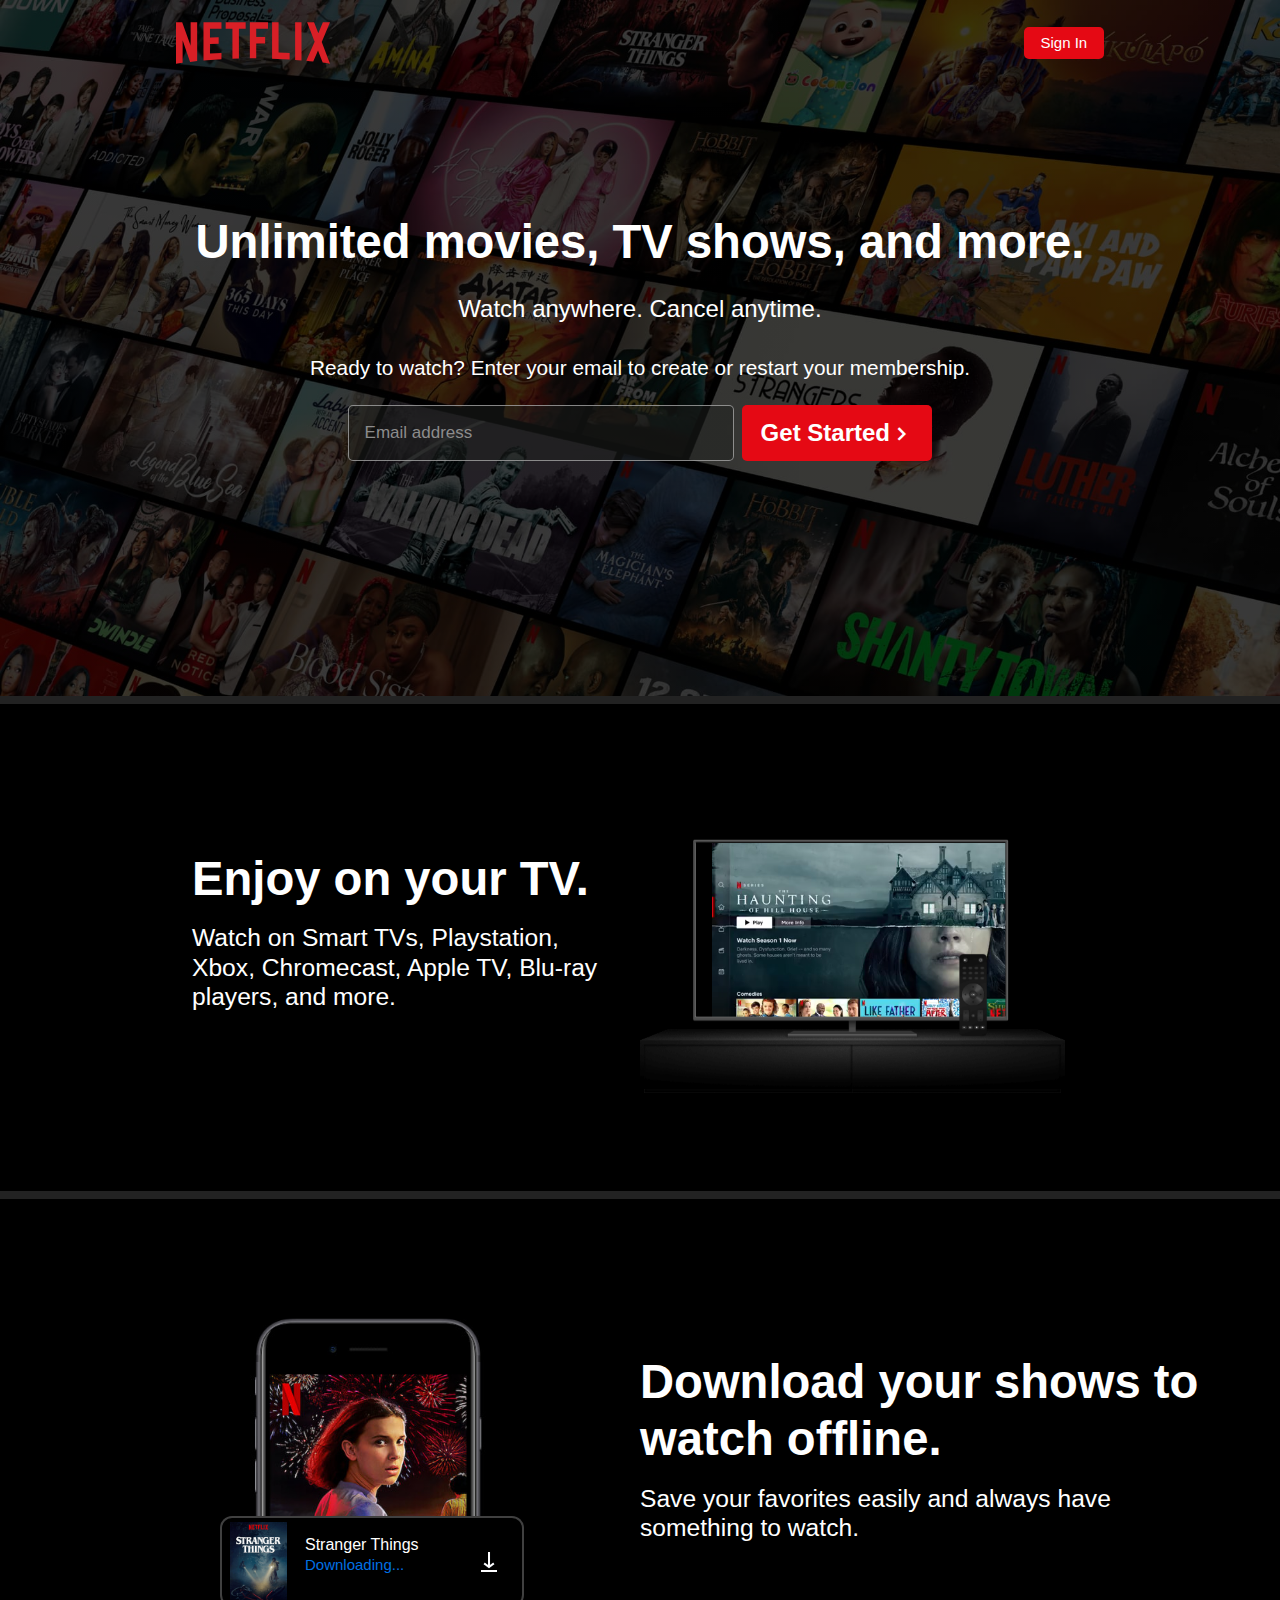
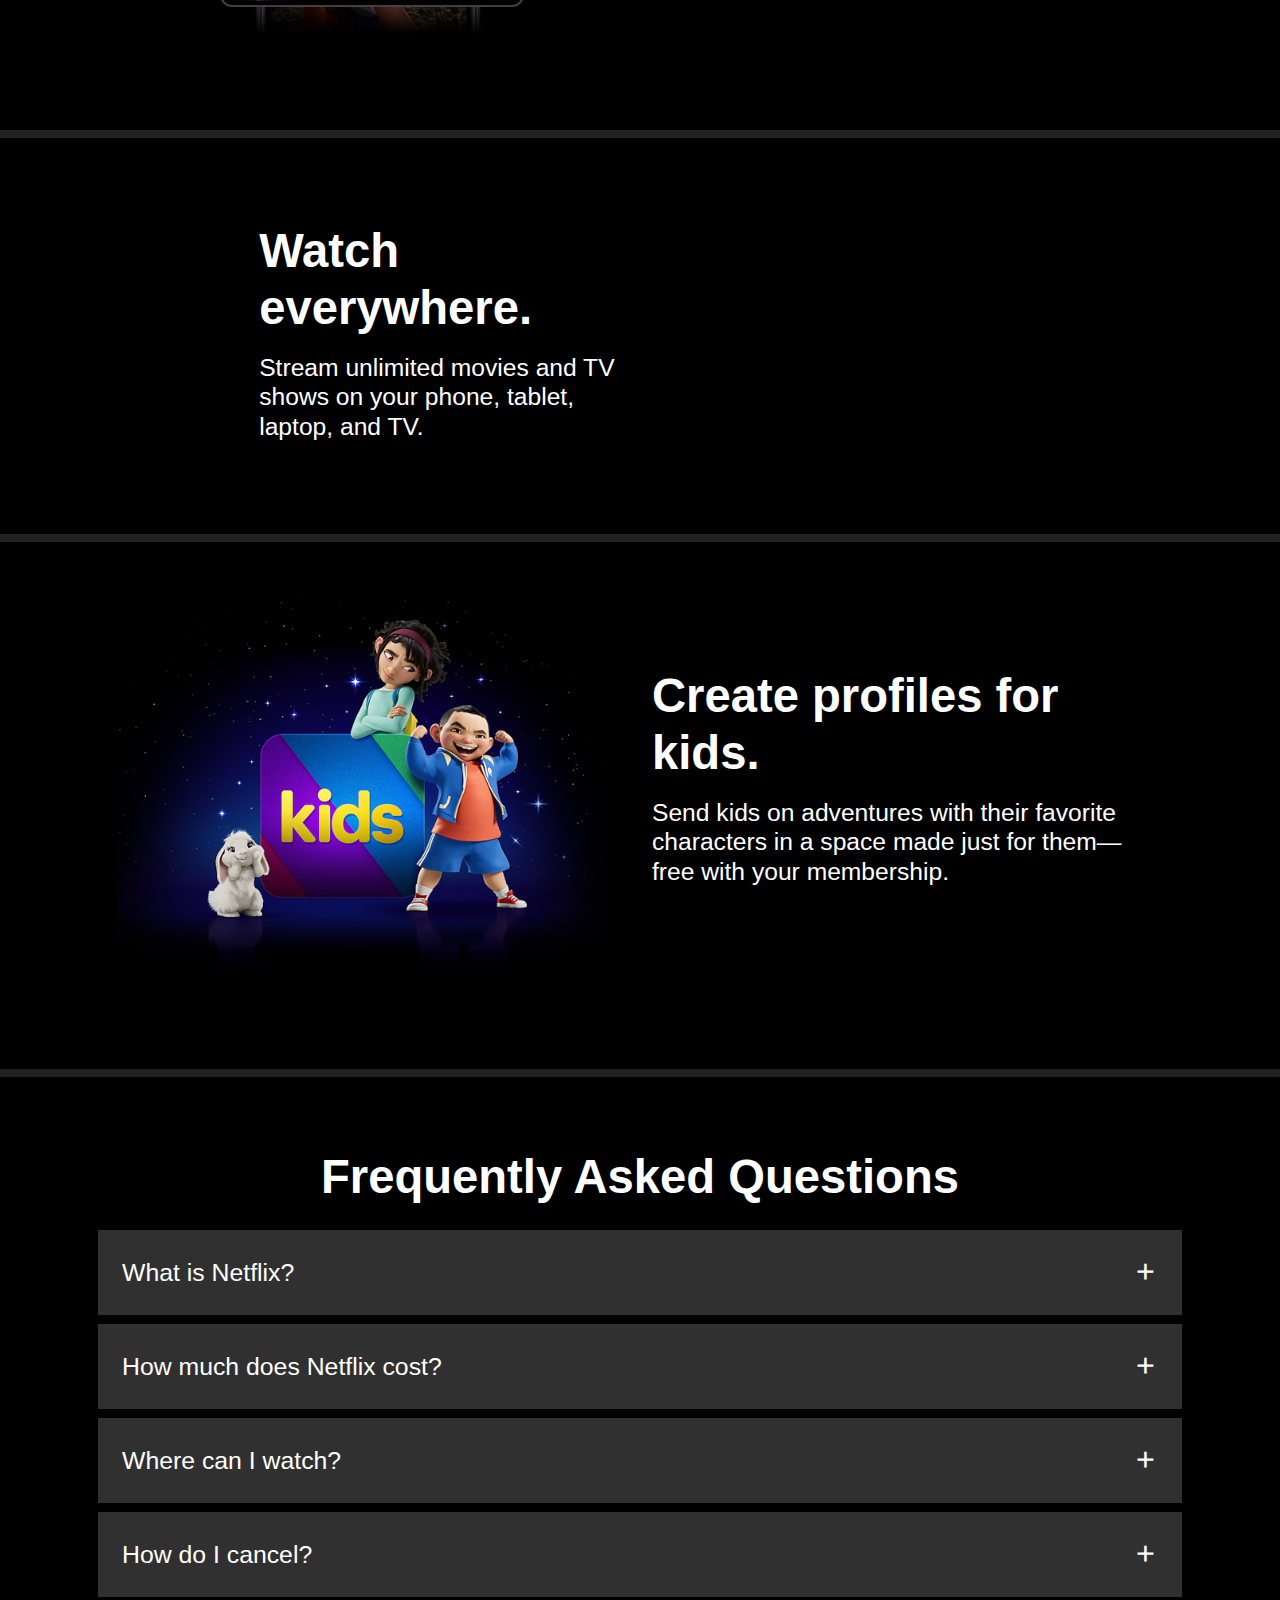
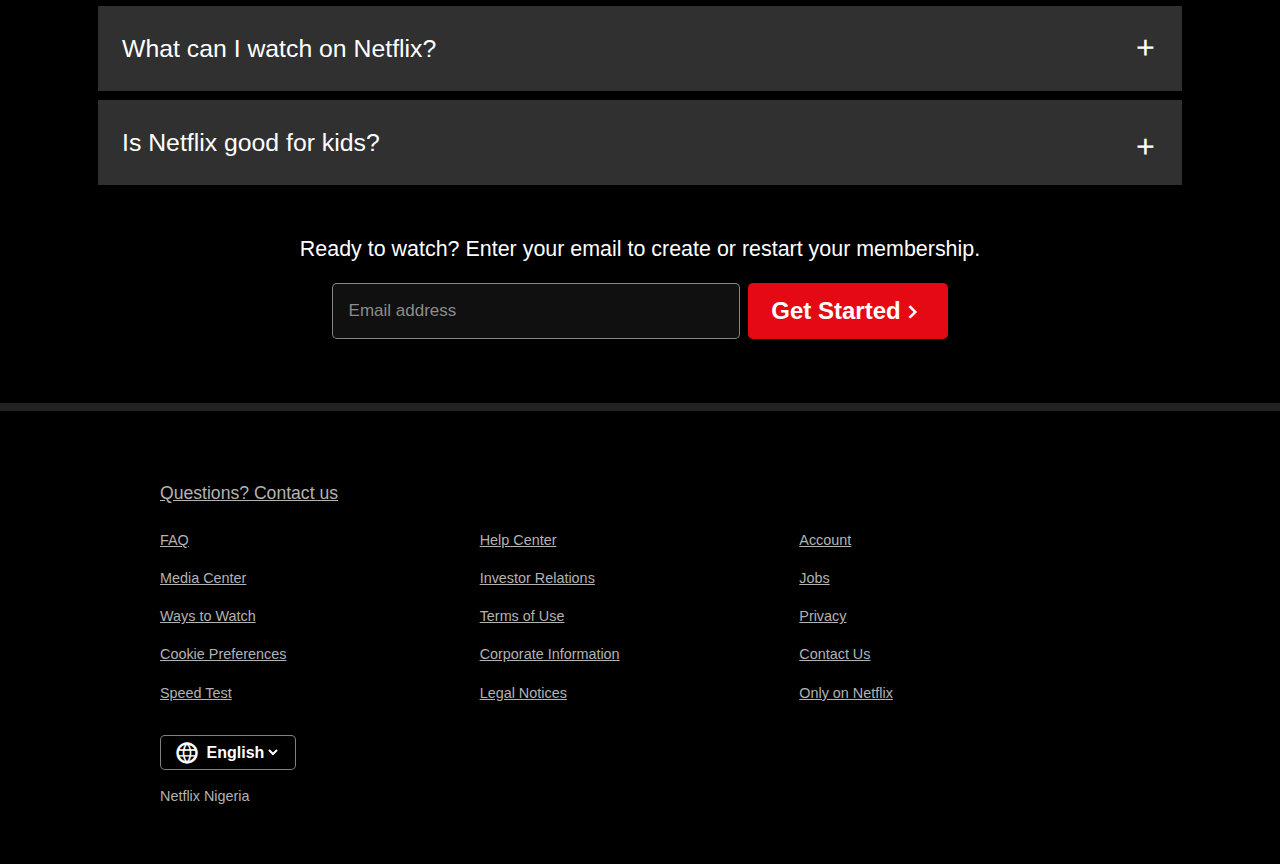
<file: index.html>
<!DOCTYPE html>
<html lang="en">

<head>
    <meta charset="UTF-8">
    <meta http-equiv="X-UA-Compatible" content="IE=edge">
    <meta name="viewport" content="width=device-width, initial-scale=1.0">
    <link rel="stylesheet" href="./bootstrap/bootstrap.min.css">
    <link rel="stylesheet" href="./bootstrap/bootstrap-grid.css">
    <link rel="stylesheet" href="./css/style.css">
    <link rel="stylesheet" href="./assets/fonts/NetflixSans_W_Rg.woff2">
    <link rel="stylesheet" href="https://assets.nflxext.com/ffe/siteui/fonts/netflix-sans/v3/NetflixSans_W_Bd.woff2">
    <link rel="shortcut icon" href="./assets/images/netflix_favicon.svg" type="image/x-icon">
    <link rel="stylesheet"
        href="https://fonts.googleapis.com/css2?family=Material+Symbols+Outlined:opsz,wght,FILL,GRAD@20..48,100..700,0..1,-50..200" />
    <title>Netflix Nigeria - Watch TV Shows Online, Watch Movies Online</title>
</head>

<body>
    <div class="wrapper">
        <div class="hero-section">
            <header class="hero-section-header container-fluid">
                <span class="mx-2">
                    <a href="/index.html"><img src="./assets/images/netflix_official_logo_icon.svg"
                            alt="netflix_official_logo_icon logo icon"></a>
                </span>

                <span class="mx-2">
                    <a href="./signIn/signin.html"><button type="submit">Sign In</button></a>
                </span>
            </header>

            <div class="hero-section-text-wrapper">
                <div class="hero-section-text">
                    <h1 class="pb-3">Unlimited movies, TV shows, and more.</h1>
                    <h3 class="pb-4">Watch anywhere. Cancel anytime.</h3>
                    <h5 class="pb-2">Ready to watch? Enter your email to create or restart your membership.</h5>
                    <div class="input pt-2">
                        <input type="email" name="email" placeholder="Email address" id="email">
                        <button class="input-button" type="submit">Get Started<span
                                class="material-symbols-outlined size-48">
                                chevron_right
                            </span></button>
                    </div>
                </div>
            </div>
        </div>

        <div class="section-2 container-fluid">
            <div class="section-2-wrapper mb-5 pt-4">
                <div class="row section-2-row">
                    <div class="section-2-text col-md-6 px-0">
                        <div class="section-2-text-wrapper mx-4 my-5">
                            <h2>Enjoy on your TV.</h2>
                            <h5 class="mt-3">Watch on Smart TVs, Playstation, Xbox, Chromecast, Apple TV, Blu-ray
                                players, and more.
                            </h5>
                        </div>
                    </div>

                    <div class="section-2-img col-md-6 px-0">
                        <div class="section-2-img-wrapper my-5">
                            <img src="./assets/images/tv.png" alt="tv video" width="90%">
                            <video src="./assets/images/video-tv-0819.m4v" autoplay playsinline muted loop
                                width="70%"></video>
                        </div>
                    </div>
                </div>
            </div>
        </div>

        <div class="section-3 container-fluid">
            <div class="section-3-wrapper container py-3 mb-4">
                <div class="row d-flex justify-content-center align-items-center section-3-row">
                    <div class="section-3-img col-md-6 mb-2 px-0">
                        <div class="section-3-img-wrapper px-4 my-5">
                            <img class="phone" src="./assets/images/mobile-0819.jpg" alt="phone" width="95%">
                            <div class="mobile-animation-image px-2 py-1">
                                <div class="col-md-4 w-25 box-shot">
                                    <img class="box-shot" src="./assets/images/boxshot.png" alt="box shot" width="80%">
                                </div>
                                <div class="col-md-4 w-50 px-1 mx-0 lh-1 text">
                                    <h4>Stranger Things</h4>
                                    <p>Downloading...</p>
                                </div>
                                <div class=" col-md-4 d-flex justify-content-end w-25">
                                    <img class="icon" src="./assets/images/download-icon.gif" alt="download icon"
                                        width="70%">
                                </div>
                            </div>
                        </div>
                    </div>

                    <div class="section-3-text col-md-6 px-0 ">
                        <div class="section-3-text-wrapper">
                            <h2>Download your shows to watch offline.</h2>
                            <h5 class="mt-3">Save your favorites easily and always have something to watch.</h5>
                        </div>
                    </div>
                </div>
            </div>
        </div>

        <div class="section-4 container-fluid">
            <div class="section-4-wrapper">
                <div class="row">
                    <div class="section-4-text col-md-6 px-0">
                        <div class="section-4-text-wrapper mb-3">
                            <h2 class="px-3 mt-3">Watch everywhere.</h2>
                            <h5 class="px-3 mt-3">Stream unlimited movies and TV shows on your phone, tablet, laptop,
                                and
                                TV.
                            </h5>
                        </div>
                    </div>

                    <div class="col-md-6">

                    </div>
                </div>
            </div>
        </div>

        <div class="section-5 container-fluid">
            <div class="section-5-wrapper container p-5 mb-5">
                <div class="row section-5-row">
                    <div class="section-5-img col-md-6">
                        <img src="./assets/images/kids-image.png" alt="kids" width="100%">
                    </div>

                    <div class="section-5-text col-md-6 py-5 d-flex align-items-center justify-content-center">
                        <div class="section-5-text-wrapper">
                            <h2>Create profiles for kids.</h2>
                            <h5 class="mt-3">Send kids on adventures with their favorite characters in a space made
                                just for them—free with your membership.</h5>
                        </div>
                    </div>
                </div>
            </div>
        </div>

        <div class="section-6 container-fluid text-center pb-3">
            <div class="section-6-wrapper container pt-5">
                <h2 class="pt-4">Frequently Asked Questions</h2>
                <ul class="faq-lists pt-2 mb-5">
                    <li><button class="faq-question d-flex justify-content-between align-items-center px-4"
                            aria-controls="faq-list" id="faq-list" aria-expanded="false"><span>What
                                is Netflix?</span><span class="material-symbols-outlined size-40 plus">
                                add
                            </span></button></li>
                    <div class="faq-answer p-4" id="faq-ans" data-visible="false">
                        <span>
                            Netflix is a streaming service that offers a wide variety of award-winning TV shows, movies,
                            anime, documentaries, and more on thousands of internet-connected devices.
                            <br> <br>
                            You can watch as much as you want, whenever you want without a single commercial – all for
                            one low monthly price. There's always something new to discover and new TV shows and movies
                            are added every week!
                        </span>
                    </div>
                    <li><button class="faq-question d-flex justify-content-between align-items-center px-4"
                            aria-controls="faq-list-1" id="faq-list-1" aria-expanded="false"><span>How
                                much
                                does Netflix cost?</span><span class="material-symbols-outlined plus">
                                add
                            </span></button></li>
                    <div class="faq-answer p-4" id="faq-ans1" data-visible="false">
                        <span>
                            Watch Netflix on your smartphone, tablet, Smart TV, laptop, or streaming device, all for one
                            fixed monthly fee. Plans range from ₦1,200 to ₦4,400 a month. No extra costs, no contracts.
                        </span>
                    </div>
                    <li><button class="faq-question d-flex justify-content-between align-items-center px-4"
                            aria-controls="faq-list-2" id="faq-list-2" aria-expanded="false"><span>Where
                                can
                                I watch?</span><span class="material-symbols-outlined plus">
                                add
                            </span></button></li>
                    <div class="faq-answer p-4" id="faq-ans2" data-visible="false">
                        <span>
                            Watch anywhere, anytime. Sign in with your Netflix account to watch instantly on the web at
                            netflix.com from your personal computer or on any internet-connected device that offers the
                            Netflix app, including smart TVs, smartphones, tablets, streaming media players and game
                            consoles.
                            <br> <br>
                            You can also download your favorite shows with the iOS, Android, or Windows 10 app. Use
                            downloads to watch while you're on the go and without an internet connection. Take Netflix
                            with you anywhere.
                        </span>
                    </div>
                    <li><button class="faq-question d-flex justify-content-between align-items-center px-4"
                            aria-controls="faq-list-3" id="faq-list-3" aria-expanded="false"><span>How
                                do
                                I cancel?</span><span class="material-symbols-outlined plus">
                                add
                            </span></button></li>
                    <div class="faq-answer p-4" id="faq-ans3" data-visible="false">
                        <span>
                            Netflix is flexible. There are no pesky contracts and no commitments. You can easily cancel
                            your account online in two clicks. There are no cancellation fees – start or stop your
                            account anytime.
                        </span>
                    </div>
                    <li><button class="faq-question d-flex justify-content-between align-items-center px-4"
                            aria-controls="faq-list-4" id="faq-list-4" aria-expanded="false"><span>What
                                can I
                                watch on Netflix?</span><span class="material-symbols-outlined plus">
                                add
                            </span></button></li>
                    <div class="faq-answer p-4" id="faq-ans4" data-visible="false">
                        <span>
                            Netflix has an extensive library of feature films, documentaries, TV shows, anime,
                            award-winning Netflix originals, and more. Watch as much as you want, anytime you want.
                        </span>
                    </div>
                    <li><button class="faq-question d-flex justify-content-between align-items-center px-4"
                            aria-controls="faq-list-5" id="faq-list-5" aria-expanded="false"><span>Is
                                Netflix
                                good for kids?</span><span class="material-symbols-outlined">
                                add
                            </span></button></li>
                    <div class="faq-answer p-4" id="faq-ans5" data-visible="false">
                        <span>
                            The Netflix Kids experience is included in your membership to give parents control while
                            kids enjoy family-friendly TV shows and movies in their own space.
                            <br> <br>
                            Kids profiles come with PIN-protected parental controls that let you restrict the maturity
                            rating of content kids can watch and block specific titles you don’t want kids to see.
                        </span>
                    </div>
                </ul>
                <div class="input-part container">
                    <h5 class="pb-2 pt-1">Ready to watch? Enter your email to create or restart your membership.</h5>
                    <div class="input2 pb-5">
                        <input type="email" name="email" placeholder="Email address" class="mt-1">
                        <button class="input-button mt-1" type="submit">Get Started<span
                                class="material-symbols-outlined">
                                chevron_right
                            </span></button>
                    </div>
                </div>
            </div>
        </div>

        <div class="section-7 p-4">
            <footer class="section-7-wrapper pt-5">
                <div class="mb-4">
                    <h6><a href="#">Questions? Contact us</a></h6>
                </div>

                <ul class="footer-links p-0">
                    <li class="footer-links-item"><a href="#">FAQ</a></li>
                    <li class="footer-links-item"><a href="#">Help Center</a></li>
                    <li class="footer-links-item"><a href="#">Account</a></li>
                    <li class="footer-links-item"><a href="#">Media Center</a></li>
                    <li class="footer-links-item"><a href="#">Investor Relations</a></li>
                    <li class="footer-links-item"><a href="#">Jobs</a></li>
                    <li class="footer-links-item"><a href="#">Ways to Watch</a></li>
                    <li class="footer-links-item"><a href="#">Terms of Use</a></li>
                    <li class="footer-links-item"><a href="#">Privacy</a></li>
                    <li class="footer-links-item"><a href="#">Cookie Preferences</a></li>
                    <li class="footer-links-item"><a href="#">Corporate Information</a></li>
                    <li class="footer-links-item"><a href="#">Contact Us</a></li>
                    <li class="footer-links-item"><a href="#">Speed Test</a></li>
                    <li class="footer-links-item"><a href="#">Legal Notices</a></li>
                    <li class="footer-links-item"><a href="#">Only on Netflix</a></li>
                </ul>
                <div class="select-part d-flex justify-content-center align-items-center">
                    <span class="material-symbols-outlined internet">
                        language
                    </span>
                    <select name="language" id="language">
                        <option value="English">English</option>
                    </select>
                </div>

                <p class="py-3">Netflix Nigeria</p>
            </footer>
        </div>
    </div>
</body>
<script src="./js/home.js">

</script>

</html>
</file>
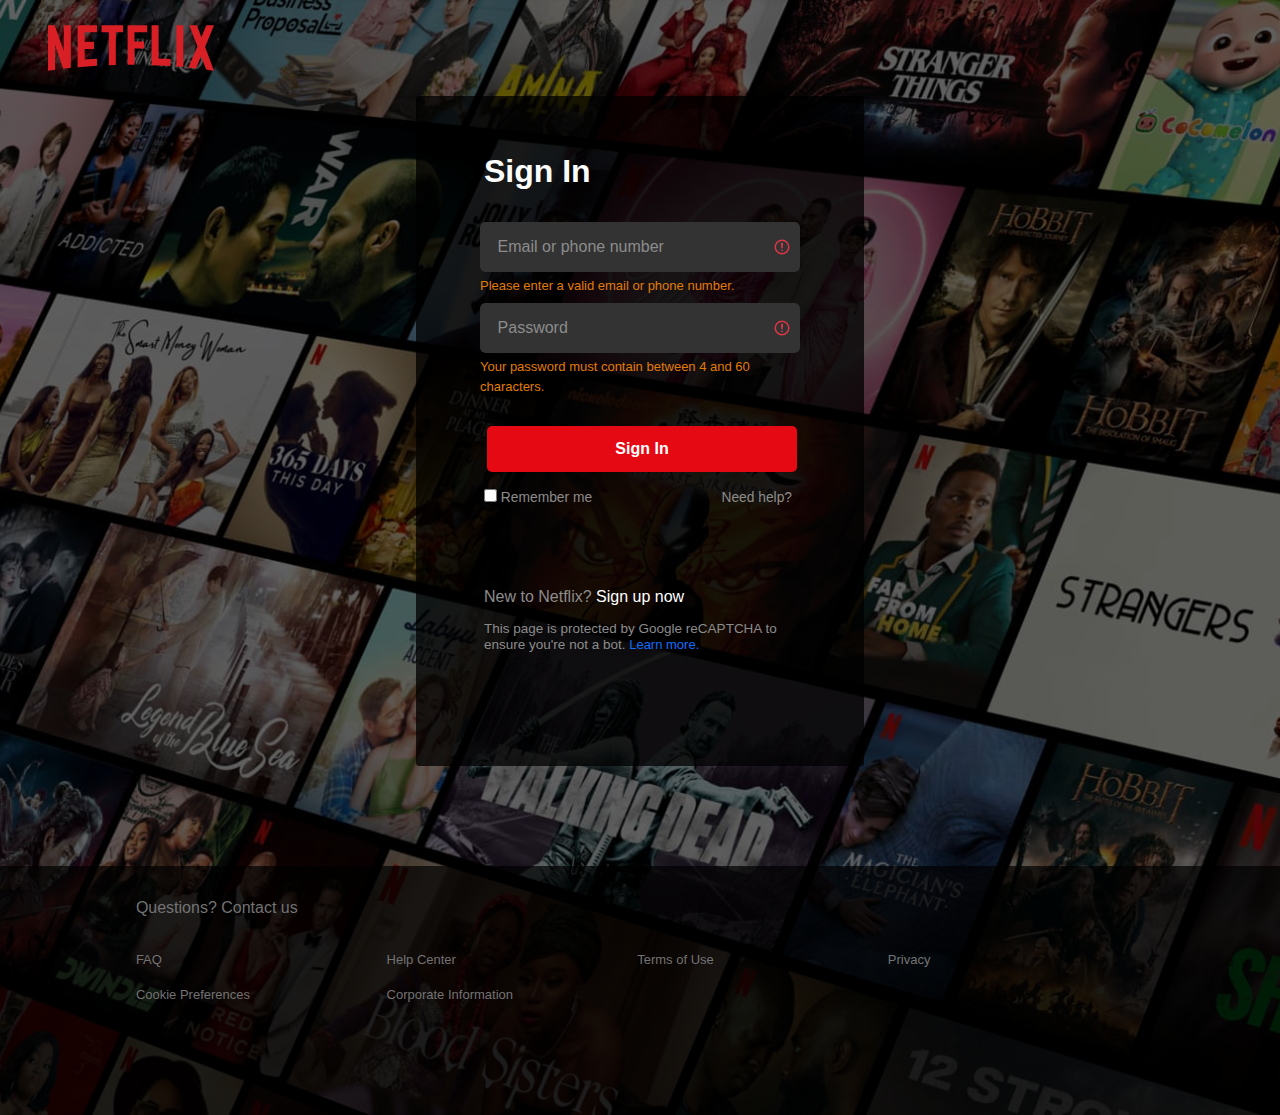
<file: signIn/signin.html>
<!DOCTYPE html>
<html lang="en">

<head>
    <meta charset="UTF-8">
    <meta http-equiv="X-UA-Compatible" content="IE=edge">
    <meta name="viewport" content="width=device-width, initial-scale=1.0">
    <link rel="shortcut icon" href="../assets/images/netflix_favicon.svg" type="image/x-icon">
    <link rel="stylesheet" href="../bootstrap/bootstrap.min.css">
    <link rel="stylesheet" href="./css/signin.css">
    <link rel="stylesheet" href="../assets/fonts/NetflixSans_W_Rg.woff2">
    <link rel="stylesheet" href="https://assets.nflxext.com/ffe/siteui/fonts/netflix-sans/v3/NetflixSans_W_Bd.woff2">
    <script src="../bootstrap/bootstrap.bundle.min.js"></script>

    <title>Netflix</title>
</head>

<body>
    <div class="wrapper">
        <div class="hero-section">
            <header class="hero-section-header px-5">
                <span>
                    <a href="../index.html"><img src="../assets/images/netflix_official_logo_icon.svg"
                            alt="netflix_official_logo_icon logo icon"></a>
                </span>

                <span class="mx-2">
                    <!-- <button type="submit">Sign In</button> -->
                </span>
            </header>

            <div class="hero-section-text-wrapper">
                <div class="hero-section-text">
                    <h2 class="pb-4">Sign In</h2>
                    <form action="../whosWatching/watching.html" method="get" class="was-validated">
                        <div class="input">
                            <div>
                                <input class="form-control" type="email" name="email" id="email"
                                    placeholder="Email or phone number" required>
                                <!-- <div class="valid-feedback">Valid.</div> -->
                                <div class="invalid-feedback">Please enter a valid email or phone number.</div>
                            </div>
                            <div>
                                <input class="form-control mt-2" type="password" name="pwd" id="password"
                                    placeholder="Password" minlength="8" required>
                                <!-- <div class="valid-feedback">Valid.</div> -->
                                <div class="invalid-feedback">Your password must contain between 4 and 60 characters.</div>
                            </div>
                        </div>

                        <div class="btn-part">
                            <button type="submit">Sign In</button>
                            <div class="d-flex justify-content-between align-content-center mt-3 btn-part-text">
                                <div><input type="checkbox" name="rem" id="rem">
                                    <label for="rem">Remember me</label>
                                </div>
                                <p class="px-2">Need help?</p>
                            </div>
                        </div>
                    </form>
                    <div class="last-part">
                        <p id="first-paragraph">New to Netflix? <a href="#">Sign up now</a></p>
                        <p id="second-paragraph">This page is protected by Google reCAPTCHA to ensure you're not a bot.
                            <a href="#">Learn
                                more.</a>
                        </p>
                    </div>
                </div>
            </div>
            <hr class="hor-rule">
            <div class="footer-section">
                <footer class="">
                    <div class="mb-4">
                        <h6><a href="#">Questions? Contact us</a></h6>
                    </div>

                    <ul class="footer-links p-0">
                        <li class="footer-links-item"><a href="#">FAQ</a></li>
                        <li class="footer-links-item"><a href="#">Help Center</a></li>
                        <li class="footer-links-item"><a href="#">Terms of Use</a></li>
                        <li class="footer-links-item"><a href="#">Privacy</a></li>
                        <li class="footer-links-item"><a href="#">Cookie Preferences</a></li>
                        <li class="footer-links-item"><a href="#">Corporate Information</a></li>
                    </ul>
                </footer>
            </div>
        </div>
    </div>
</body>
<script src="../js/signIn.js"></script>
</html>
</file>
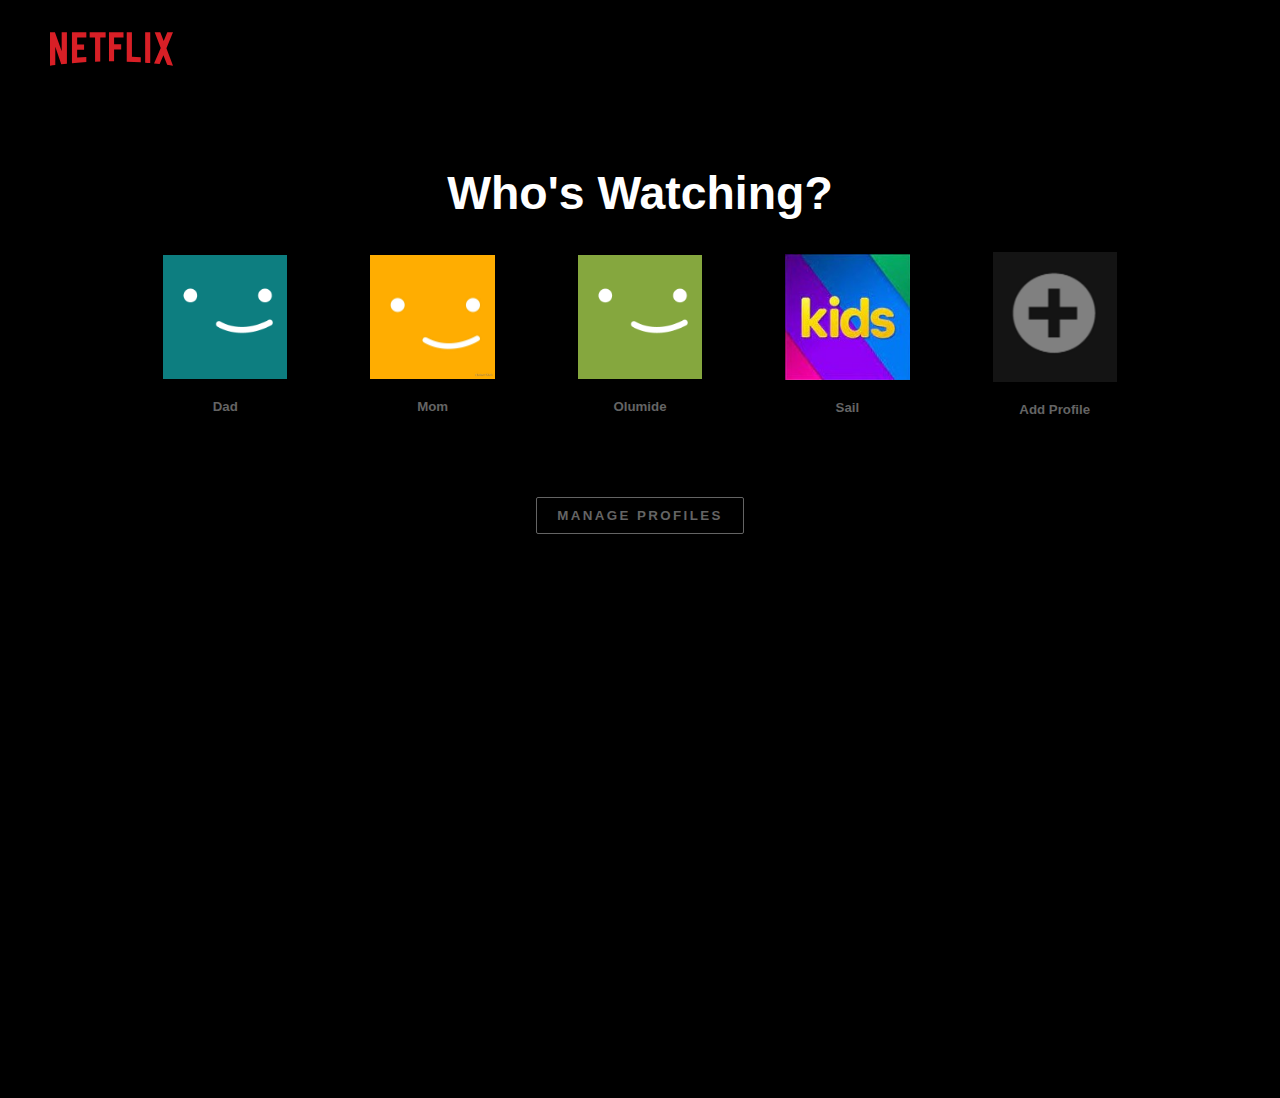
<file: whosWatching/watching.html>
<!DOCTYPE html>
<html lang="en">
<head>
    <meta charset="UTF-8">
    <meta http-equiv="X-UA-Compatible" content="IE=edge">
    <meta name="viewport" content="width=device-width, initial-scale=1.0">
    <link rel="shortcut icon" href="../assets/images/netflix_favicon.svg" type="image/x-icon">
    <link rel="stylesheet" href="./css/watching.css">
    <link rel="stylesheet" href="../assets/fonts/NetflixSans_W_Rg.woff2">
    <link rel="stylesheet" href="https://assets.nflxext.com/ffe/siteui/fonts/netflix-sans/v3/NetflixSans_W_Bd.woff2">
    <title>Who is Watching?</title>
</head>
<body>
    <header class="hero-section-header px-5">
        <span>
            <a href="../index.html"><img src="../assets/images/netflix_official_logo_icon.svg"
                alt="netflix_official_logo_icon logo icon" width=""></a>
        </span>

        <span class="mx-2">
            <!-- <button type="submit">Sign In</button> -->
        </span>
    </header>
    
    <main>
        <h2>Who's Watching?</h2>

        <div class="container">
            <div class="wrapper">
                <a href="#"><img src="./images/Netflix-avatar-1.png" alt="Netflix Avatar"></a>
                <h5>Dad</h5>
            </div>

            <div class="wrapper">
                <a href="#"><img src="./images/netflix-avatar-2.jpg" alt="Netflix Avatar"></a>
                <h5>Mom</h5>
            </div>

            <div class="wrapper">
                <a href="#"><img src="./images/netflix-avater-3.png" alt="Netflix Avatar"></a>
                <h5>Olumide</h5>
            </div>

            <div class="wrapper">
                <a href="#"><img src="./images/netflix-avatar-kids.jpeg" alt="Netflix Avatar"></a>
                <h5>Sail</h5>
            </div>

            <div class="wrapper">
                <a href="#"><img src="./images/add user.png" alt="New User"></a>
                <h5>Add Profile</h5>
            </div>
        </div>

        <button class="button" type="submit" value="Manage Profile">Manage Profiles</button>
    </main>
</body>
</html>
</file>
<file: css/style.css>
* {
    box-sizing: border-box;
    margin: 0;
    padding: 0;
    color: #FFFFFF;
    font-family: Netflix Sans, Helvetica Neue, Segoe UI, Roboto, Ubuntu, sans-serif;
    list-style: none;
}

.wrapper {
    overflow-x: hidden;
}

.hero-section {
    background: linear-gradient(to top, rgba(0, 0, 0, 0.7) 0, rgba(0, 0, 0, 0.7) 60%, rgba(0, 0, 0, 0.7) 100%), url("../assets/images/netflix-bg2.jpg");
    border-bottom: 8px solid #222222;
    background-size: cover;
}

.hero-section-header {
    display: flex;
    align-items: center;
    justify-content: space-between;
    height: 5rem;
    padding: 2.7rem 10.5rem;
}

.hero-section-header span img {
    width: 60%;
}

.hero-section-header span button {
    background-color: #E50914;
    padding: 0.3rem 1.05rem;
    border: none;
    border-radius: 5px;
    font-size: 15px;
}

.hero-section-text-wrapper {
    display: flex;
    justify-content: center;
    align-items: center;
    margin-top: 8rem;
    margin-bottom: 14.7rem;
}

.hero-section-text {
    text-align: center;
}

.hero-section-text h1 {
    font-size: 2.95rem;
    font-weight: 800;
    padding: 0 2rem;
}

.hero-section-text h3 {
    font-size: 1.5rem;
    font-weight: 400;
}

.hero-section-text h5 {
    font-size: 1.3rem;
    font-weight: 500;
}

.input {
    display: flex;
    padding: 0 11.5rem;
    gap: 0.5rem;
}

input[type=email] {
    height: 3.5rem;
    width: 67%;
    outline: none;
    color: white;
    border-radius: 5px;
    border: none;
    background-color: rgba(30, 31, 30, 0.5);
    border: 0.7px solid rgba(184, 184, 184, 0.7);
    padding-left: 1rem;
}

input[type=email]::placeholder {
    color: #8C8C8C;
    font-size: 17px;
    font-weight: 500;
}

input[type=email]:focus,
input[type=email]:active {
    outline: 2px solid white;
}

.input button {
    height: 3.5rem;
    width: 33%;
    border: none;
    background-color: #E50914;
    font-size: 1.5rem;
    font-weight: 600;
    border-radius: 5px;
}

.input button:hover {
    background-color: #F40612;
}

.material-symbols-outlined {
    position: relative;
    top: 5px;
    font-variation-settings:
        'FILL' 0,
        'wght' 800,
        'GRAD' 0,
        'opsz' 48
}

/* span.size-48 {
    font-size: 30px;
    font-variation-settings: 'OPSZ' 30;
  }

  span.size-40 {
    font-size: 40px;
    font-variation-settings: 'OPSZ' 40;
  } */

.section-2,
.section-3,
.section-4,
.section-5,
.section-6 {
    background-color: #000000;
    /* height: 60vh; */
    border-bottom: 8px solid #222222;
}

.section-2-wrapper {
    padding: 0 10.5rem;
}

.section-2-text,
.section-2-img,
.section-3-text,
.section-4-text {
    display: flex;
    justify-content: center;
    align-items: center;
}

.section-3-img-wrapper {
    display: flex;
    justify-content: end;
    align-items: center;
}

.section-2-text h2,
.section-3-text h2,
.section-4-text h2,
.section-5-text h2 {
    font-size: 2.95rem;
    font-weight: 800;
}

.section-2-text h5,
.section-3-text h5,
.section-4-text h5,
.section-5-text h5 {
    font-size: 1.54rem;
    font-weight: 400;
}

.section-2-img,
.section-3-img {
    position: relative;
}

.section-2-img img,
.section-3-img img {
    position: relative;
    z-index: 2;
}

.section-2-img video {
    position: absolute;
    left: 72px;
    top: 115px;
}

.section-4-wrapper {
    padding: 4.3rem 20.2rem;
    margin: 0 2rem;
}

.mobile-animation-image {
    min-width: 19rem;
    background-color: #000000;
    border-radius: 12px;
    position: absolute;
    z-index: 2;
    left: 180px;
    bottom: 75px;
    border: 2px solid hsla(0, 0%, 100%, .25);
    display: flex;
    justify-content: center;
    align-items: center;
    width: 50%;
    /* transform: translateX(-50%); */
}

.mobile-animation-image h4 {
    font-size: 16px;
}

.mobile-animation-image p {
    color: #0071E4;
    font-size: 15px;
    margin-top: -5px;
}

.section-6 h2 {
    font-size: 2.95rem;
    font-weight: 800;
}

.section-6 h5 {
    font-size: 1.34rem;
    font-weight: 400;
}

.faq-question {
    text-align: center;
    width: 100%;
    background-color: #303030;
    border: none;
    padding: 1.5rem 0;
}

.faq-question:hover {
    background-color: rgba(48, 48, 48, 0.9);
}

.faq-lists .faq-question span {
    font-size: 1.55rem !important;
    font-weight: 400 !important;
}

.faq-lists li button {
    margin-top: 0.55rem;
    margin-left: -1rem;
    width: 100%;
    /* width: 100%; */
}

.plus {
    position: relative;
    top: 0px;
}

.faq-answer {
    background-color: #303030;
    width: 100%;
    margin-left: -1rem;
    text-align: left;
    border-top: 1px solid black;
}

.faq-answer span {
    font-size: 1.45rem;
}

.faq-answer[data-visible="false"] {
    display: none;
    transform: translateY(-50%);
}

.faq-answer[data-visible="true"] {
    display: show;
    transform: translateY(0%);
}

.input2 {
    display: flex;
    justify-content: center;
    align-items: center;
    padding: 0 20.3rem;
    gap: 0.5rem;
}

.input2 button {
    height: 3.5rem;
    width: 33%;
    border: none;
    background-color: #E50914;
    font-size: 1.5rem;
    font-weight: 600;
    border-radius: 5px;
}

.input button:hover {
    background-color: #F40612;
}

.section-7 {
    background-color: #000000;
}

.section-7-wrapper {
    padding: 0 8.7rem;
}

.footer-links {
    box-sizing: border-box;
}

.footer-links-item {
    display: inline-block;
    width: 20%;
    min-width: 100px;
    margin-bottom: 0.7rem;
    vertical-align: top;
    padding: 0 0 3px 0;
    color: #737373;
    margin-right: 3.6rem;
}

.section-7-wrapper p {
    color: #B3B3B3;
    font-size: 0.9rem;
    font-weight: 400;
}

.section-7-wrapper h6 a {
    color: #B3B3B3;
    font-size: 1.1rem;
    font-weight: 400;
}

.section-7-wrapper h6 a:hover {
    text-decoration: underline;
}

.section-7-wrapper ul li a {
    color: #B3B3B3;
    font-size: 0.9rem;
    font-weight: 400;
}

.section-7-wrapper ul li a:hover {
    text-decoration: underline;
}

.select-part {
    background: #000;
    width: 8.5rem;
    padding: 0.3rem 1rem;
    gap: 0.2rem;
    border:0.7px solid rgba(184, 184, 184, 0.7);
    border-radius: 5px;
}

.internet {
    position: relative;
    top: 0;
}

#language {
    background-color: #000;
    background-image: url("../assets/images/arrow_drop_down_FILL0_wght400_GRAD0_opsz48.svg");
    background-size: cover;
    font-size: 1rem;
    font-weight: 600;
    border: none;
}

@media only screen and (max-width: 1400px) {
    .mobile-animation-image {
        min-width: 19rem;
        position: absolute;
        left: 180px;
        bottom: 75px;
        width: 50%;
        /* transform: translateX(-50%); */
    }

    .section-4-wrapper {
        padding: 4.3rem 13.2rem;
        margin: 0 2rem;
    }

    .faq-lists {
        margin: 0 5.5rem;
    }

    .faq-answer {
        background-color: #303030;
        width: 100%;
        margin-left: -1rem;
        text-align: left;
        border-top: 1px solid black;
    }

    .input-part {
        padding: 0rem 0.9rem;
    }

    .section-7-wrapper {
        padding: 0 8.6rem;
    }

    .footer-links-item {
        display: inline-block;
        width: 28%;
        min-width: 100px;
        margin-bottom: 0.7rem;
        vertical-align: top;
        padding: 0 0 3px 0;
        color: #737373;
        margin-right: 3.4rem;
    }
}


@media only screen and (min-width: 1241px) and (max-width: 1399px) {
    .mobile-animation-image {
        min-width: 19rem;
        position: absolute;
        left: 150px;
        bottom: 75px;
        width: 50%;
        /* transform: translateX(-50%); */
    }

    .section-4-wrapper {
        padding: 4.3rem 13.2rem;
        margin: 0 2rem;
    }

    .faq-lists {
        margin: 0 0rem;
    }

    .faq-answer {
        background-color: #303030;
        width: 100%;
        margin-left: -1rem;
        text-align: left;
        border-top: 1px solid black;
    }

    .input-part {
        padding: 0rem 0.9rem;
    }

    .input2 {
        display: flex;
        justify-content: center;
        align-items: center;
        padding: 0 14.7rem;
        gap: 0.5rem;
    }

    .section-7-wrapper {
        padding: 0 8.5rem;
    }

    .footer-links-item {
        display: inline-block;
        width: 29%;
        min-width: 100px;
        margin-bottom: 0.7rem;
        vertical-align: top;
        padding: 0 0 3px 0;
        color: #737373;
        margin-right: 2.3rem;
    }
}


@media only screen and (max-width:1240px) {

    .hero-section-text-wrapper {
        display: flex;
        justify-content: center;
        align-items: start;
        margin-bottom: 12rem !important;
    }

    .hero-section-text {
        margin-top: 5rem;
    }

    .hero-section-header {
        padding: 2.7rem 1.5rem;
    }

    .hero-section-text-wrapper {
        margin-top: 6rem;
        margin-bottom: 6.1rem;
    }

    .section-2-wrapper {
        padding: 0 1.5rem;
    }

    .section-3-img .section-3-img-wrapper img {
        width: 100%;
    }

    .mobile-animation-image {
        min-width: 19rem;
        position: absolute;
        left: 135px;
        bottom: 75px;
        width: 50%;
        /* transform: translateX(-50%); */
    }

    .section-4-wrapper {
        padding: 4.3rem 10rem;
        margin: 0 1.9rem;
    }

    .section-5-wrapper {
        padding: 0rem !important;
    }

    .section-5-img,
    .section-5-text-wrapper {
        margin-top: 3rem;
        margin-bottom: 3rem;
    }

    .faq-lists {
        margin: 0 0;
    }

    .input-part {
        padding: 0rem 0.9rem;
    }

    .input2 {
        display: flex;
        justify-content: center;
        align-items: center;
        padding: 0 15.5rem;
        gap: 0.5rem;
    }

    .section-6-wrapper,
    .sectipn-7-wrapper {
        max-width: 1240px !important;
        /* margin: 0rem; */
    }

    .faq-question {
        width: 100%;
    }

    .faq-answer {
        width: 100%;
    }

    .section-7-wrapper {
        padding: 0 2rem;
        margin: 0 -1.2rem;
    }

    .footer-links-item {
        display: inline-block;
        width: 29%;
        min-width: 100px;
        margin-bottom: 0.7rem;
        vertical-align: top;
        padding: 0 0 3px 0;
        color: #737373;
        margin-right: 2.73rem;
    }
}

@media only screen and (max-width: 1200px) {
    .hero-section-text-wrapper {
        display: flex;
        justify-content: center;
        align-items: start;
        margin-bottom: 12rem !important;
    }

    .hero-section-text {
        margin-top: 5rem;
    }

    .mobile-animation-image {
        min-width: 19rem;
        position: absolute;
        left: 130px;
        bottom: 75px;
        width: 50%;
        /* transform: translateX(-50%); */
    }

    .mobile-animation-image img {
        padding: 0.5rem;
    }

    .section-4-wrapper {
        padding: 4.3rem 8.5rem;
        margin: 0 2rem;
    }
}

@media only screen and (min-width: 1025px) and (max-width: 1199px) {
    .hero-section-text-wrapper {
        display: flex;
        justify-content: center;
        align-items: start;
        margin-bottom: 12rem !important;
    }

    .hero-section-text {
        margin-top: 5rem;
    }

    .mobile-animation-image {
        min-width: 19rem;
        position: absolute;
        left: 90px;
        bottom: 55px;
        width: 50%;
        /* transform: translateX(-50%); */
    }

    .mobile-animation-image img {
        padding: 0.3rem;
    }

    /* .input-part {
        margin: 0rem 8.25rem;
    } */

    .input2 {
        display: flex;
        justify-content: center;
        align-items: center;
        padding: 0 10rem;
        gap: 0.5rem;
    }

    .section-7-wrapper {
        padding: 0 2rem;
        margin: 0 -1.2rem;
    }

    .footer-links-item {
        display: inline-block;
        width: 29%;
        min-width: 100px;
        margin-bottom: 0.7rem;
        vertical-align: top;
        padding: 0 0 3px 0;
        color: #737373;
        margin-right: 2.2rem;
    }

}

@media only screen and (max-width:1024px) {

    .hero-section-text-wrapper {
        display: flex;
        justify-content: center;
        align-items: start;
        margin-bottom: 12rem !important;
    }

    .hero-section-text {
        margin-top: 5rem;
    }

    .section-2-img video {
        width: 70%;
        position: absolute;
        left: 60px;
        top: 120px;
    }

    .mobile-animation-image {
        min-width: 19rem;
        position: absolute;
        left: 90px;
        bottom: 55px;
        width: 50%;
        /* transform: translateX(-50%); */
    }

    .section-4-wrapper {
        padding: 4.3rem 3rem;
        margin: 0 2rem;
    }


    .input2 {
        display: flex;
        justify-content: center;
        align-items: center;
        padding: 0 10rem;
        gap: 0.5rem;
    }

    .section-7-wrapper {
        padding: 0 2rem;
        margin: 0 -1.2rem;
    }

    .footer-links-item {
        display: inline-block;
        width: 29%;
        min-width: 100px;
        margin-bottom: 0.7rem;
        vertical-align: top;
        padding: 0 0 3px 0;
        color: #737373;
        margin-right: 2.2rem;
    }
}

@media only screen and (min-width: 959px) and (max-width: 991px) {
    .hero-section-text-wrapper {
        display: flex;
        justify-content: center;
        align-items: start;
        margin-bottom: 10rem !important;
    }

    .hero-section-text {
        margin-top: 5rem;
    }

    .mobile-animation-image {
        min-width: 17rem;
        position: absolute;
        left: 80px;
        bottom: 55px;
        width: 50%;
        /* transform: translateX(-50%); */
    }

    .section-3-wrapper {
        max-width: 860px
    }

    .section-3-img-wrapper {
        padding: 0 !important;
    }

    .phone {
        width: 100%;
    }

    .mobile-animation-image img {
        padding: 0.3rem;
    }

    .mobile-animation-image h4 {
        font-size: 0.8rem;
    }

    .mobile-animation-image p {
        font-size: 0.8rem;
    }

    .section-4-wrapper {
        padding: 4rem 2rem;
        margin: 0 2rem;
    }

    .section-5-wrapper {
        padding: 0rem !important;
        max-width: 900px
    }

    .section-5-img,
    .section-5-text-wrapper {
        margin-top: 3rem;
        margin-bottom: 3rem;
    }

    .input2 {
        display: flex;
        justify-content: center;
        align-items: center;
        padding: 0 2.3rem;
        gap: 0.5rem;
    }
}

@media only screen and (max-width:958px) {

    .hero-section-text-wrapper {
        display: flex;
        justify-content: center;
        align-items: start;
        margin-bottom: 7rem !important;

    }

    .hero-section-text {
        margin-top: 0rem;
    }

    .hero-section-header span img {
        width: 35%;
    }

    .hero-section-text-wrapper {
        display: flex;
        justify-content: center;
        align-items: start;
        margin-bottom: -4.5rem;
    }

    .hero-section-text {
        margin-top: 1.3rem;
    }

    .hero-section-text h1 {
        font-size: 2rem;
        font-weight: 700;
        padding: 0 2rem 0.5rem !important;
    }

    .hero-section-text h3 {
        font-size: 1.13rem;
        font-weight: 400;
    }

    .hero-section-text h5 {
        font-size: 1.13rem;
        font-weight: 500;
        padding: 0 2rem !important;
    }

    .input {
        /* width: 60%; */
        display: flex;
        padding: 0 2.4rem;
        gap: 0.5rem;
    }

    .section-2-row {
        flex-direction: column !important;
        display: flex;
        align-items: center;
        justify-content: center;
    }

    .section-2-text,
    .section-2-img,
    .section-3-text,
    .section-3-img,
    .section-4-text,
    .section-5-text,
    .section-5-img {
        width: 100%;
        text-align: center;
    }

    .section-2-text-wrapper {
        margin: 2.5rem 0 !important;
    }

    .section-2-img-wrapper {
        margin: -1.8rem 0 1rem !important;
    }

    .section-2-img img,
    .section-3-img img {
        position: relative;
        z-index: 2;
        width: 100%;
    }

    .section-2-img video {
        width: 55%;
        position: absolute;
        left: 200px;
        top: 70px;
    }

    .section-2-text h2,
    .section-3-text h2,
    .section-4-text h2,
    .section-5-text h2,
    .section-6 h2 {
        font-size: 2.1rem;
        font-weight: 700;
    }

    .section-3-text h2 {
        margin-top: 3rem;
    }

    .section-4-text h2 {
        margin-top: -0.5rem !important;
    }

    .section-2-text h5,
    .section-3-text h5,
    .section-4-text h5,
    .section-5-text h5,
    .input-part h5 {
        font-size: 1.2rem;
        font-weight: 400;
    }

    .section-4-text h5 {
        margin-top: 1.2rem !important;
    }

    .section-3-row {
        flex-direction: column-reverse !important;
    }

    .section-3-img {
        width: 90%;
    }

    .mobile-animation-image {
        min-width: 25rem;
        position: absolute;
        left: 120px;
        bottom: 70px;
        width: 50%;
        /* transform: translateX(-50%); */
    }

    .section-3-img-wrapper {
        padding: 0 !important;
        margin: 1.6rem 0 !important;
    }

    .phone {
        width: 100%;
    }

    .mobile-animation-image img {
        padding: 0.3rem;
        width: 62% !important;
    }

    .mobile-animation-image h4 {
        font-size: 1rem;
    }

    .mobile-animation-image p {
        font-size: 0.9rem;
    }

    .mobile-animation-image .text {
        width: 50%;
        text-align: left;
        padding: 0 !important;
    }

    .box-shot {
        display: flex;
        justify-content: start;
    }

    .section-4-text-wrapper {
        margin-bottom: 3rem !important;
    }

    .section-5-wrapper {
        max-width: 900px;
    }

    .section-5-row {
        flex-direction: column-reverse !important;
    }

    .section-5-img {
        margin-top: 0;
        margin-bottom: 1rem;
    }

    .section-5-img img {
        width: 70%;
    }

    .section-5-text {
        padding: 1rem 1.2rem 0 !important;
    }

    .section-5-text-wrapper {
        margin-bottom: 1rem;
    }

    .section-5-text h5 {
        margin-top: 1.5rem !important;
    }

    .section-6-wrapper h2 {
        padding-top: 1rem !important;
        width: 100%;
    }

    .input2 {
        display: flex;
        justify-content: center;
        align-items: center;
        padding: 0 2.55rem;
        gap: 0.5rem;
    }

    .section-7-wrapper {
        padding: 0 2.5rem;
        margin: 0 -1.2rem;
    }

    .footer-links-item {
        display: inline-block;
        width: 30%;
        min-width: 100px;
        margin-bottom: 0.7rem;
        vertical-align: top;
        padding: 0 0 3px 0;
        color: #737373;
        margin-right: 8rem;
    }
}

@media only screen and (min-width:768px) and (max-width:957px) {

    .hero-section-text-wrapper {
        display: flex;
        justify-content: center;
        align-items: start;
        margin-bottom: 6rem !important;

    }

    .hero-section-text {
        margin-top: 0rem;
    }

    .section-2-img video {
        width: 54%;
        position: absolute;
        left: 210px;
        top: 70px;
    }

    .section-4-wrapper {
        padding: 4.3rem 0rem;
        margin: 0 2rem;
    }

    .section-4-text h5 {
        margin-top: 1.2rem !important;
    }

    .section-5-img img {
        width: 85%;
    }
}

@media only screen and (min-width:597px) and (max-width:767px) {

    .hero-section-text-wrapper {
        display: flex;
        justify-content: center;
        align-items: start;
        margin-bottom: 6rem !important;

    }

    .hero-section-text {
        margin-top: 0rem;
    }

    .section-2-img video {
        width: 65%;
        position: absolute;
        left: 125px;
        top: 70px;
    }

    .section-3-img {
        width: 100%;
    }

    .mobile-animation-image {
        min-width: 25rem;
        position: absolute;
        left: 70px;
        bottom: 45px;
        width: 50%;
        /* transform: translateX(-50%); */
    }

    .section-3-img-wrapper {
        padding: 0 !important;
        margin: 1.6rem 0 !important;
    }

    .phone {
        width: 100%;
    }

    .section-4-wrapper {
        padding: 4.3rem 0rem;
        margin: 0 0.2rem;
    }

    .section-4-text h5 {
        margin-top: 1.2rem !important;
    }

    .section-5-img img {
        width: 90%;
    }

    .section-5-text {
        padding: 1rem 1.4rem 0 !important;
    }

    .input-part {
        /* padding: 0rem 0.9rem; */
        max-width: 640px;
    }

    .input-part h5 {
        /* padding: 0 0.2rem; */
        max-width: 620px;
    }


    .input2 {
        display: flex;
        justify-content: center;
        align-items: center;
        padding: 0 0.4rem;
        gap: 0.5rem;
    }

    .plus {
        position: relative;
        top: 0px;
    }

    .section-7-wrapper {
        padding: 0 2.5rem;
        margin: 0 -1.2rem;
    }

    .footer-links-item {
        width: 30%;
        padding: 0 0 3px 0;
        margin-right: 6.22rem;
    }
}

@media only screen and (max-width:598px) {

    .hero-section {
        height: auto;
    }

    .hero-section-header {
        padding: 2.3rem 1rem;
    }

    .hero-section-header span img {
        width: 35%;
    }

    .hero-section-header span button {
        font-size: 15px;
        width: 5rem;
    }

    .hero-section-text-wrapper {
        display: flex;
        justify-content: center;
        align-items: start;
        margin-bottom: 4rem;
    }

    .hero-section-text {
        margin-top: -3.2rem;
    }

    .hero-section-text h1 {
        font-size: 2rem;
        font-weight: 700;
        padding: 0 1.485rem 0.5rem !important;
    }

    .hero-section-text h3 {
        font-size: 1.13rem;
        font-weight: 400;
        padding: 0.86rem 2rem !important;
    }

    .hero-section-text h5 {
        font-size: 1.17rem;
        font-weight: 400;
        padding: 0 3.1rem !important;
        line-height: 1.8rem;
    }

    .input {
        display: flex;
        flex-direction: column;
        justify-content: center;
        align-items: center;
        padding: 0 2.4rem;
        gap: 1rem;
    }

    .input2 {
        display: flex;
        flex-direction: column;
        justify-content: center;
        align-items: center;
        padding: 0 0.4rem;
        gap: 0.8rem;
    }

    input[type=email] {
        height: 3rem;
        width: 98%;
    }

    .input button {
        font-size: 1.2rem;
        width: 10rem;
        height: 3rem;
    }

    .input2 button {
        font-size: 1.2rem;
        width: 10rem;
        height: 3rem;
    }

    input[type=email]::placeholder {
        color: rgba(184, 184, 184, 0.7);
        font-size: 16px;
    }

    .section-2-img video {
        width: 75%;
        position: absolute;
        left: 70px;
        top: 50px;
    }

    .section-3-img {
        width: 82%;
    }

    .mobile-animation-image {
        min-width: 23rem;
        position: absolute;
        left: 30px;
        bottom: 35px;
        width: 40%;
        display: flex;
        justify-content: center;
        /* transform: translateX(-50%); */
    }

    .section-3-img-wrapper {
        padding: 0 !important;
        margin: 1.6rem 0 !important;
    }

    .phone {
        width: 100%;
    }

    .section-3-text h2 {
        margin-top: 2rem;
    }

    .section-3-img-wrapper {
        padding: 0 !important;
        margin: 1.2rem 0 !important;
    }

    .mobile-animation-image img {
        padding: 0.5rem;
        width: 60% !important;
    }

    .mobile-animation-image h4 {
        font-size: 1rem;
    }

    .mobile-animation-image p {
        font-size: 0.9rem;
    }

    .mobile-animation-image .text {
        width: 50%;
        text-align: left;
        padding: 0 !important;
    }

    .section-4-text-wrapper {
        margin-bottom: 3rem !important;
    }

    .section-4-wrapper {
        padding: 3.8rem 0rem;
        margin: 0rem;
    }

    .section-4-text h5 {
        margin-top: 1.2rem !important;
    }

    .section-5-img img {
        width: 90%;
    }

    .section-5-text {
        padding: 0rem 0.85rem 0 !important;
    }

    .faq-lists {
        margin: 0rem -1rem;
    }

    .section-6-wrapper h2 {
        padding-top: 0rem !important;
    }

    .input-part h5 {
        padding-top: 0rem !important;
    }

    .plus {
        position: relative;
        top: 0px;
    }

    .section-7-wrapper {
        padding: 0 1.6rem;
        margin: 0 -1.2rem;
    }

    .footer-links-item {
        width: 80%;
        padding: 0 0 1px 0;
        margin-right: 6.6rem;
    }
}

@media only screen and (max-width: 550px) {
    .faq-lists .faq-question span {
        font-size: 1.1rem !important;
        font-weight: 400 !important;
    }

    .faq-lists .faq-answer span {
        font-size: 1.1rem !important;
        font-weight: 400 !important;
    }

    .section-6 h2 {
        font-size: 2.05rem;
        font-weight: 700;
    }
}

@media only screen and (max-width: 480px) {

    .hero-section-text-wrapper {
        display: flex;
        justify-content: center;
        align-items: start;
        margin-bottom: 2rem !important;

    }

    .hero-section-text {
        margin-top: -3.2rem;
    }

    .section-2-img video {
        width: 80%;
        position: absolute;
        left: 60px;
        top: 30px;
    }

    .section-3-img {
        width: 70%;
    }

    .mobile-animation-image {
        min-width: 15rem;
        position: absolute;
        left: 30px;
        bottom: 20px;
        width: 50%;
        display: flex;
        justify-content: center;
        padding: 0 !important;
        /* transform: translateX(-50%); */
    }

    .section-3-img-wrapper {
        padding: 0 !important;
        margin: 1.6rem 0 !important;
    }

    .phone {
        width: 100%;
    }

    .section-3-text h2 {
        margin-top: 2rem;
    }

    .mobile-animation-image img {
        padding: 0.5rem;
        width: 80% !important;
    }

    .mobile-animation-image h4 {
        font-size: 0.8rem;
    }

    .mobile-animation-image p {
        font-size: 0.7rem;
    }

    .plus {
        position: relative;
        top: 0px;
    }
}

@media only screen and (max-width: 415px) {
    .hero-section-text h3 {
        font-size: 1.13rem;
        font-weight: 400;
        padding: 0rem 2rem 0.86rem !important;
    }

    .section-2-img video {
        width: 80%;
        position: absolute;
        left: 50px;
        top: 25px;
    }

    .section-3-img {
        width: 70%;
    }

    .mobile-animation-image {
        min-width: 15rem;
        position: absolute;
        left: 14px;
        bottom: 20px;
        width: 50%;
        display: flex;
        justify-content: center;
        padding: 0 !important;
        /* transform: translateX(-50%); */
    }

    .section-3-img-wrapper {
        padding: 0 !important;
        margin: 1.6rem 0 !important;
    }

    .phone {
        width: 100%;
    }

    .section-3-text h2 {
        margin-top: 2rem;
    }

    .mobile-animation-image img {
        padding: 0.5rem;
        width: 80% !important;
    }
}

@media only screen and (max-width: 380px) {

    .hero-section-header span img {
        width: 42%;
    }

    .section-2-img video {
        width: 80%;
        position: absolute;
        left: 40px;
        top: 20px;
    }

    .section-3-img {
        width: 85%;
    }

    .mobile-animation-image {
        min-width: 15rem;
        position: absolute;
        left: 30px;
        bottom: 35px;
        width: 50%;
        display: flex;
        justify-content: center;
        padding: 0 !important;
        /* transform: translateX(-50%); */
    }
}

@media only screen and (max-width: 320px) {
    .hero-section-header span img {
        width: 50%;
    }

    .mobile-animation-image {
        min-width: 15rem;
        position: absolute;
        left: 15px;
        bottom: 25px;
        width: 50%;
        display: flex;
        justify-content: center;
        padding: 0 !important;
        /* transform: translateX(-50%); */
    }

    .faq-lists .faq-question span {
        text-align: left;
    }
}

@media only screen and (max-width: 280px) {
    .hero-section-header span img {
        width: 65%;
    }

    .section-2-img video {
        width: 80%;
        position: absolute;
        left: 30px;
        top: 7px;
    }

    .section-3-img {
        width: 100%;
    }

    .mobile-animation-image {
        min-width: 15rem;
        position: absolute;
        left: 10px;
        bottom: 25px;
        width: 50%;
        display: flex;
        justify-content: center;
        padding: 0 !important;
        /* transform: translateX(-50%); */
    }
}
</file>
<file: signIn/css/signin.css>
*{
    box-sizing: border-box;
    margin: 0;
    padding: 0;
    color: #8C8C8C;
    font-family: Netflix Sans,Helvetica Neue,Segoe UI,Roboto,Ubuntu,sans-serif;
    list-style: none;
}

.wrapper {
    width: 100%;
}

.hero-section {
    background: linear-gradient(to top, rgba(0, 0, 0, 0.5) 0, rgba(0, 0, 0, 0.5) 60%, rgba(0, 0, 0, 0.5) 100%), url("../../assets/images/netflix-bg2.jpg");
    background-size: cover;
    background-position: -80px;
}

.hero-section-header {
    display: flex;
    align-items: center;
    justify-content: space-between;
    height: 5rem;
    padding-top: 1rem;
}

.hero-section-header span img {
    width: 65%;
}

.hero-section-text-wrapper {
    display: flex;
    align-items: center;
    justify-content: center;
    margin-bottom: 0.3rem;
}

.hero-section-text {
    width: 28rem;
    background-color: rgba(0,0,0,.75);
    border-radius: 3px;
    padding: 1rem 4rem 2rem;
    margin-top: 1rem;
    margin-bottom: 3.125rem;
    text-align: center;
}

.hero-section-text h2 {
    color: white;
    padding-top: 2.5rem;
    font-size: 2rem;
    font-weight: 600;
    text-align: left !important;
    margin-left: 4px;
}

input[type=email], input[type=password] {
    padding: 0.8rem 7rem 0.8rem 1rem;
    background-color:#333333;
    border: none;
    border-radius: 5px;
    color: white;
    outline: none;
}

input[type=email]::placeholder, input[type=password]::placeholder {
    color: #8C8C8C;
    padding: 0.7rem 7rem 0.7rem 0.1rem;
}

/* input[type=email]:focus, input[type=password]:focus {
    background-color: #8C8C8C;
} */

.invalid-feedback {
    color: #E17C03;
    text-align: left !important;
    font-size: 13px;
}

.btn-part {
    padding-top: 1.875rem;
    margin-left: 4px;
    margin-bottom: 4rem;
}

.btn-part button {
    padding: 0.7rem 8rem;
    background-color: #E50914;
    font-size: 1rem;
    font-weight: 700;
    border: none;
    border-radius: 5px;
    color: white;
}

input[type="checkbox"] {
    background-color:#8C8C8C;
    color: black;
}

.btn-part-text {
    font-size: 13.8px;
    color: #8C8C8C;
}

.last-part {
    margin-top: 2.125rem;
    border-bottom: 0px solid #222222;
    padding-bottom: 4rem;
    text-align: left !important;
    margin-left: 4px;
    line-height: 1;
}

.last-part #first-paragraph {
    font-size: 16px;
}

.last-part #second-paragraph {
    font-size: 13.5px;
    line-height: 1.2;
}

.last-part #first-paragraph a {
    text-decoration: none;
    color: white;
}

.last-part #first-paragraph a:hover {
    text-decoration: underline;
}

.last-part #second-paragraph a {
    font-size: 13px;
    text-decoration: none;
}

.last-part #second-paragraph a:hover {
    text-decoration: underline;
}

.footer-section {
    background-color:rgba(0,0,0,.7);
    padding-bottom: 5rem;
    margin-top: 3.125rem;
}

.footer-section footer {
    width: 100%;
    padding-top: 2rem;
    display: grid;
    align-items: center;
    justify-content: center;
}

.footer-links {
    /* max-width: 1000px; */
    font-size: 14px;
    box-sizing: border-box;
}
.footer-links-item {
    display: inline-block;
    width: 24%;
    min-width: 160px;
    margin-bottom: 0.7rem;
    margin-right: 0.3rem;
    vertical-align: top;
    padding: 0 3px 3px 0;
    color:  #737373;
}

.footer-section ul li a {
    color:  #737373;
    font-size: 13px;
    text-decoration: none;
}

.footer-section ul li a:hover {
    text-decoration: underline;
}

.footer-section h6 a {
    color:  #737373;
    font-size: 16px;
    text-decoration: none;
}

.footer-section h6 a:hover {
    text-decoration: underline;
}

hr {
    display: none;
}

@media only screen and (max-width:1240px) {
    .hero-section-text-wrapper {
        display: flex;
        align-items: center;
        justify-content: center;
        margin-bottom: -2rem;
    }

    .hero-section-header {
        display: flex;
        align-items: center;
        justify-content: space-between;
        /* background: blue; */
        height: 5rem;
        padding-top: 1rem;
        margin-left: -1rem;
    }
}

@media only screen and (max-width:739px) {
    .hero-section {
        background: #000;
    }   

    .hero-section-header {
        padding: 2.8rem 2.3rem !important;
    }

    .hero-section-header span img {
        width: 63%;
    }

    .hero-section-text-wrapper {
        display: flex;
        align-items: center;
        justify-content: center;
        margin-top: -2.5rem;
     
    }
    
    .hero-section-text {
        width: 100%;
        background-color: rgba(0,0,0,.7);
        border-radius: 5px;
        padding: 0rem 2rem;
        margin-bottom: 0;
    }

    input[type=email], input[type=password] {
        padding: 0.7rem 7rem 0.7rem 1rem;
        background-color:#333333;
        border: none;
        border-radius: 5px;
        color: #8C8C8C;
        width: 100%;
    }

    input[type=email]::placeholder, input[type=password]::placeholder {
        color: #8C8C8C;
        padding: 0.7rem 7rem 0.7rem 0.1rem;
        font-size: 0.9rem;
    }
    
    .btn-part button {
        padding: 0.7rem 8rem;
        background-color: #E50914;
        font-size: 1rem;
        font-weight: 500;
        border: none;
        border-radius: 5px;
        color: white;
        width: 100%;
    }


    hr.hor-rule {
        display: block;
        border: 0.7px solid white;
        opacity: 0.5;
    }

    .last-part {
        width: 100%;
        margin-top: 2rem;
        margin-bottom: 2.3rem;
    }

    .footer-section {
        background-color:rgba(0,0,0,.7);
        padding-bottom: 2rem;
        margin: -2.1rem 2.2rem 2rem;
        /* height: 30vh; */
    }

    .footer-section footer {
        width: 100%;
        padding-top: 3rem;
    }

    .footer-links {
        font-size: 14px;
        box-sizing: border-box;
    }
    .footer-links-item {
        display: inline-block;
        width: 31.63%;
        min-width: 100px;
        margin-bottom: 0.7rem;
        vertical-align: top;
        padding: 0 3px 3px 0;
        color:  #737373;
    }
}

@media only screen and (max-width:480px) {

    .hero-section {
        background: #000;
    }   

    .hero-section-header {
        padding: 1.7rem 2.3rem;
    }

    .hero-section-header span img {
        width: 65%;
    }

    .hero-section-text-wrapper {
        display: flex;
        align-items: center;
        justify-content: center;
        margin-top: -2.1rem;
    }

    .hero-section-text h2 {
        padding-top: 2.2rem;
    }
    
    .hero-section-text {
        width: 100%;
        background-color: rgba(0,0,0,.7);
        border-radius: 5px;
        padding: 0rem 1.5rem;
        margin-bottom: 0;
    }

    input[type=email], input[type=password] {
        padding: 0.7rem 2rem 0.7rem 1rem;
        background-color:#333333;
        border: none;
        border-radius: 5px;
        color: #8C8C8C;
        width: 100%;
    }

    input[type=email]::placeholder, input[type=password]::placeholder {
        color: #8C8C8C;
        padding: 0.7rem 7rem 0.7rem 0.1rem;
        font-size: 0.9rem;
    }

    .btn-part {
        margin-bottom: 2rem;
    }
    
    .btn-part button {
        padding: 0.7rem 8rem;
        background-color: #E50914;
        font-size: 1rem;
        font-weight: 500;
        border: none;
        border-radius: 5px;
        color: white;
        width: 100%;
    }


    hr.hor-rule {
        display: block;
        border: 0.7px solid white;
        opacity: 0.5;
    }

    .last-part {
        width: 100%;
        margin-top: 2rem;
        margin-bottom: 2.3rem;
    }

    .footer-section {
        background-color:rgba(0,0,0,.7);
        padding-bottom: 2rem;
        margin: -2.1rem 1.7rem 2rem;
    }

    .footer-section footer {
        width: 100%;
        padding-top: 3rem;
    }

    .footer-links {
        font-size: 14px;
        box-sizing: border-box;
    }
    .footer-links-item {
        display: inline-block;
        width: 45%;
        min-width: 100px;
        margin-bottom: 0.7rem;
        vertical-align: top;
        padding: 0 3px 3px 0;
        color:  #737373;
    }
}

@media only screen and (max-width:440px) {

    .hero-section-header {
        padding: 0rem 1rem;
        height: 3rem;
        align-items: end;
    }

    .hero-section-header span img {
        width: 30%;
    }

    .hero-section-text-wrapper {
        margin-top: -3.8rem;
    }
}

@media only screen and (max-width:380px) {

    .hero-section-header span img {
        width: 34%;
        margin: -0.6rem;
    }

    .hero-section-text {
        width: 100%;
        background-color: rgba(0,0,0,.7);
        border-radius: 5px;
        padding: 0rem 0.7rem;
        margin-bottom: 0;
    }

    .btn-part {
        margin-bottom: 0rem;
    }

    .btn-part button {
        padding: 0.7rem 6rem;
        font-size: 1rem;
        width: 100%;
    }

    .last-part {
        width: 100%;
        margin-top: 0rem;
        margin-bottom: 4.3rem;
    }

    .footer-section {
        margin: -2.1rem 1rem 2rem;
    }
}
</file>
<file: whosWatching/css/watching.css>
* {
    box-sizing: border-box;
    margin: 0;
    padding: 0;
    background-color: black;
    font-family: Netflix Sans,Helvetica Neue,Segoe UI,Roboto,Ubuntu,sans-serif;

}

header {
    padding-top: 2rem;
    padding-left: 3.125rem;
}

header img {
    width: 10%;
}

h2 { 
    color: white;
    font-size: 2.9rem;
    font-weight: 800;
    text-align: center;
    padding-top: 2rem;
}

main {
    margin: 4rem;
    background-color: black;
    text-align: center;
    height: 100vh;
}

.container {
    display: flex;
    align-items: center;
    justify-content: center;
    text-align: center;
}

main .container .wrapper {
    width: 18%;
    margin: 2rem 0;
    text-align: center;
}

main .container .wrapper img {
    width: 60%;
}

main .container .wrapper img:hover {
    box-shadow: 0 0 4px 4px rgba(0, 0, 0, 1);
}
h5 {
    color: #646464;
    padding: 1rem;
}

.button {
    background-color: black;
    border: 1px solid #646464;
    color: #646464;
    width: 13rem;
    padding: 0.625rem 0.75rem;
    cursor: pointer;
    border-radius: 2px;
    font-weight: 600; 
    letter-spacing: 0.15rem;
    text-transform: uppercase;
    margin: 2rem 0;
}

.button:hover {
    background-color: red;
    color: white;
}

@media only screen and (max-width:992px) {
    header img {
        width: 15%;
    }

    header {
        padding-top: 1.5rem;
        padding-left: 1.5rem;
    }


    h2 { 
        color: white;
        font-size: 2.4rem;
        font-weight: 600;
    }
}

@media only screen and (max-width:768px) {
    header img {
        width: 20%;
    }

    header {
        padding-top: 1.5rem;
        padding-left: 1.2rem;
    }

    h2 { 
        color: white;
        font-size: 2rem;
        font-weight: 600;
        padding-bottom: 0.8rem;
    }

    .button {
        width: 13rem;
        padding: 0.625rem 0.75rem;
        font-weight: 600; 
        margin: 0.6rem 0;
    }

    .container {
        flex-wrap: wrap;
    }

    main .container .wrapper {
        width: 30%;
        margin: 0.6rem 0;
        text-align: center;
    }
    
    main .container .wrapper img {
        width: 80%;
    }
}

@media only screen and (max-width:598px) {

    h2 { 
        color: white;
        font-size: 1.3rem;
        font-weight: 600;
    }


    .button {
        width: 13rem;
        padding: 0.625rem 0.75rem;
        font-weight: 600; 
        margin: 0.3rem 0;
    }
}

@media only screen and (max-width:480px) {

    main {
        margin: 2.3rem;
        background-color: black;
        text-align: center;
    }

    h2 { 
        color: white;
        font-size: 1.8rem;
        font-weight: 600;
    }

    main .container .wrapper {
        width: 42%;
        margin: 1rem 0;
        text-align: center;
    }
    
    main .container .wrapper img {
        width: 90%;
    }

    .button {
        width: 13rem;
        padding: 0.625rem 0.75rem;
        font-weight: 600; 
        margin: 0.3rem 0 5rem;
    }
}
</file>
